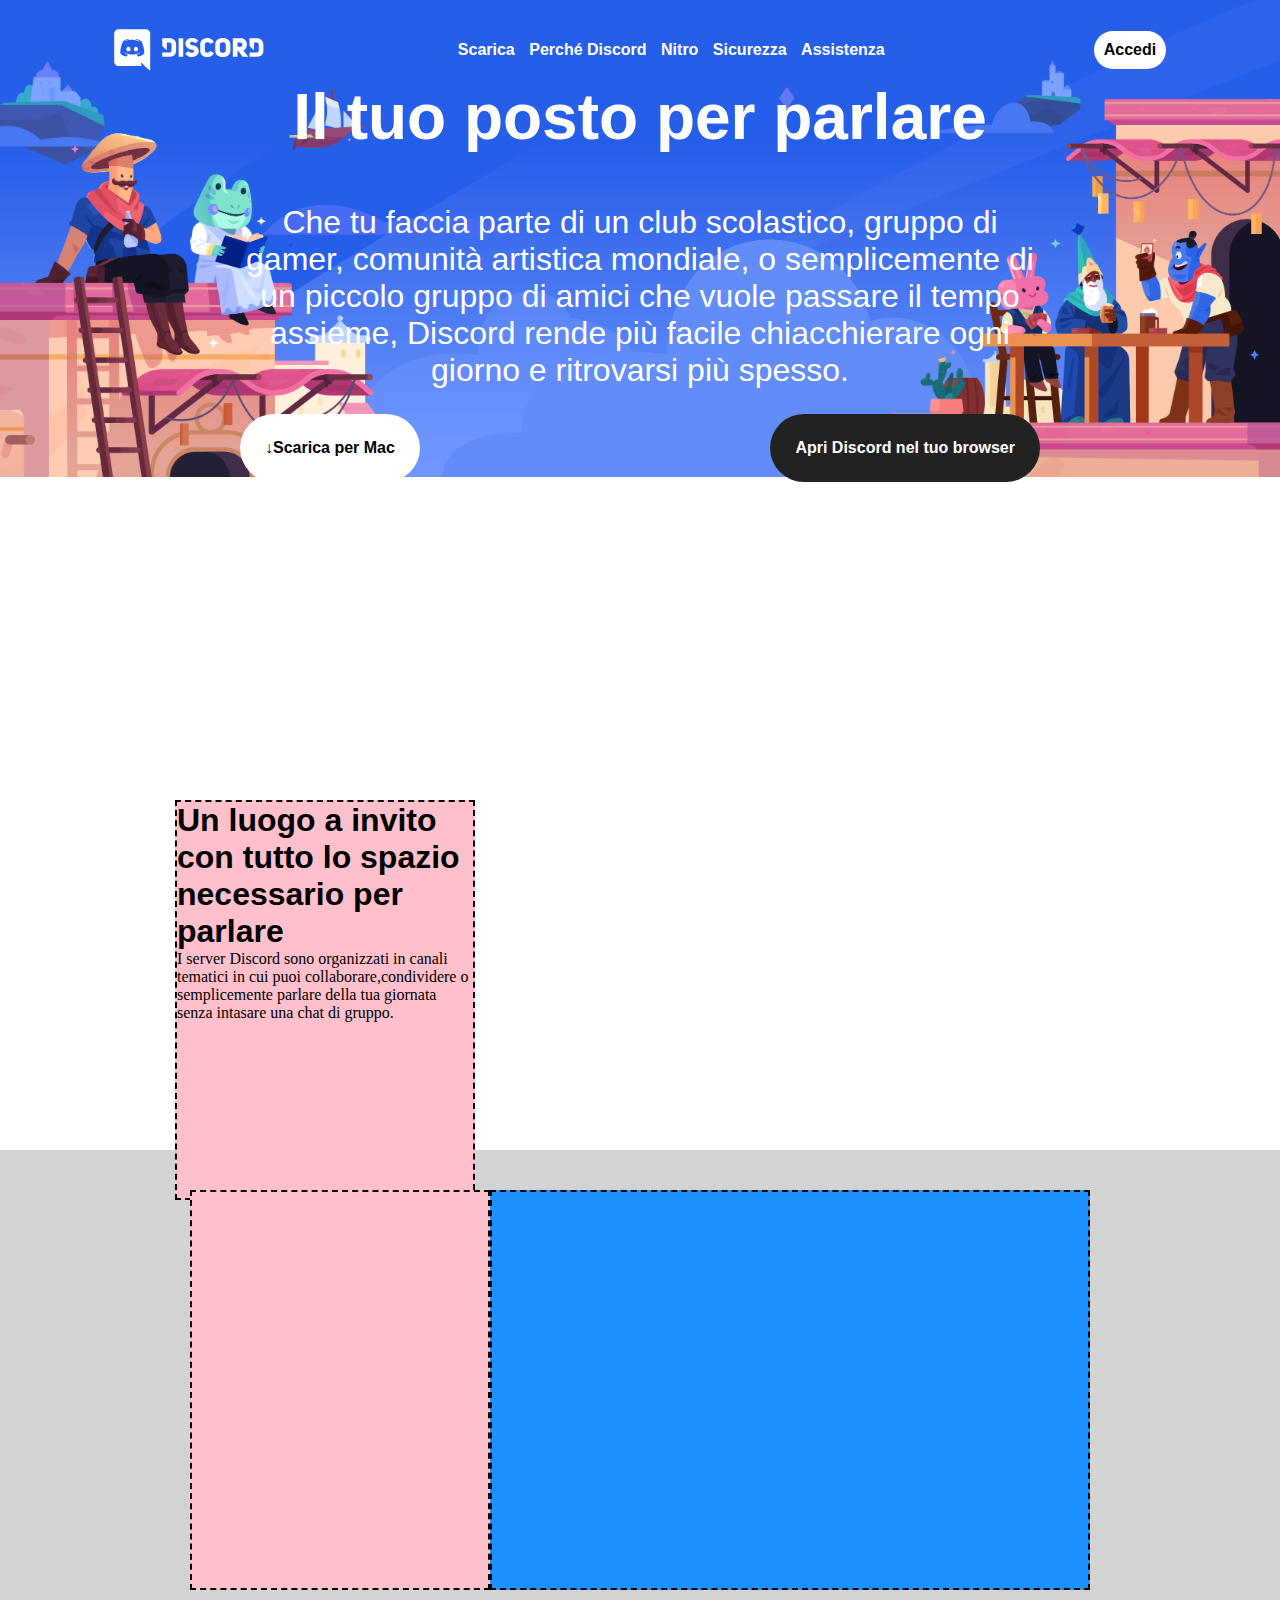
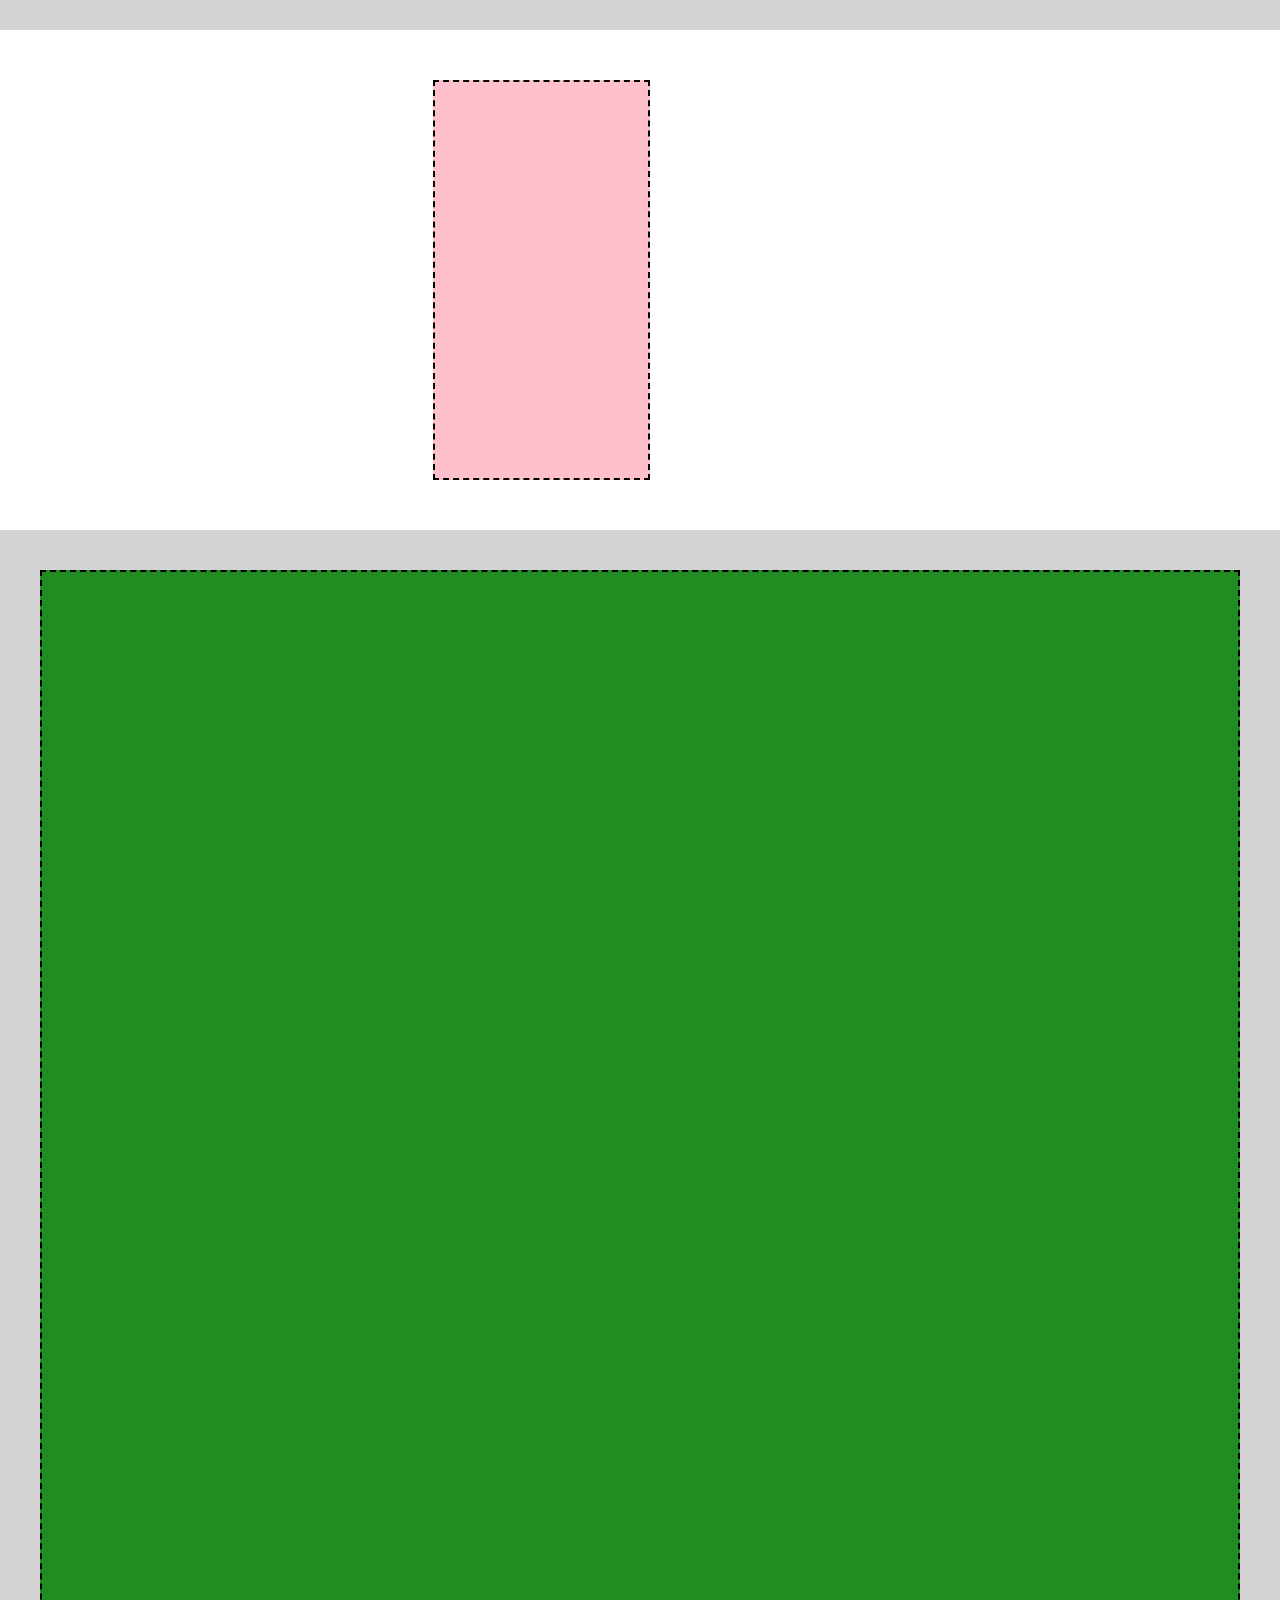
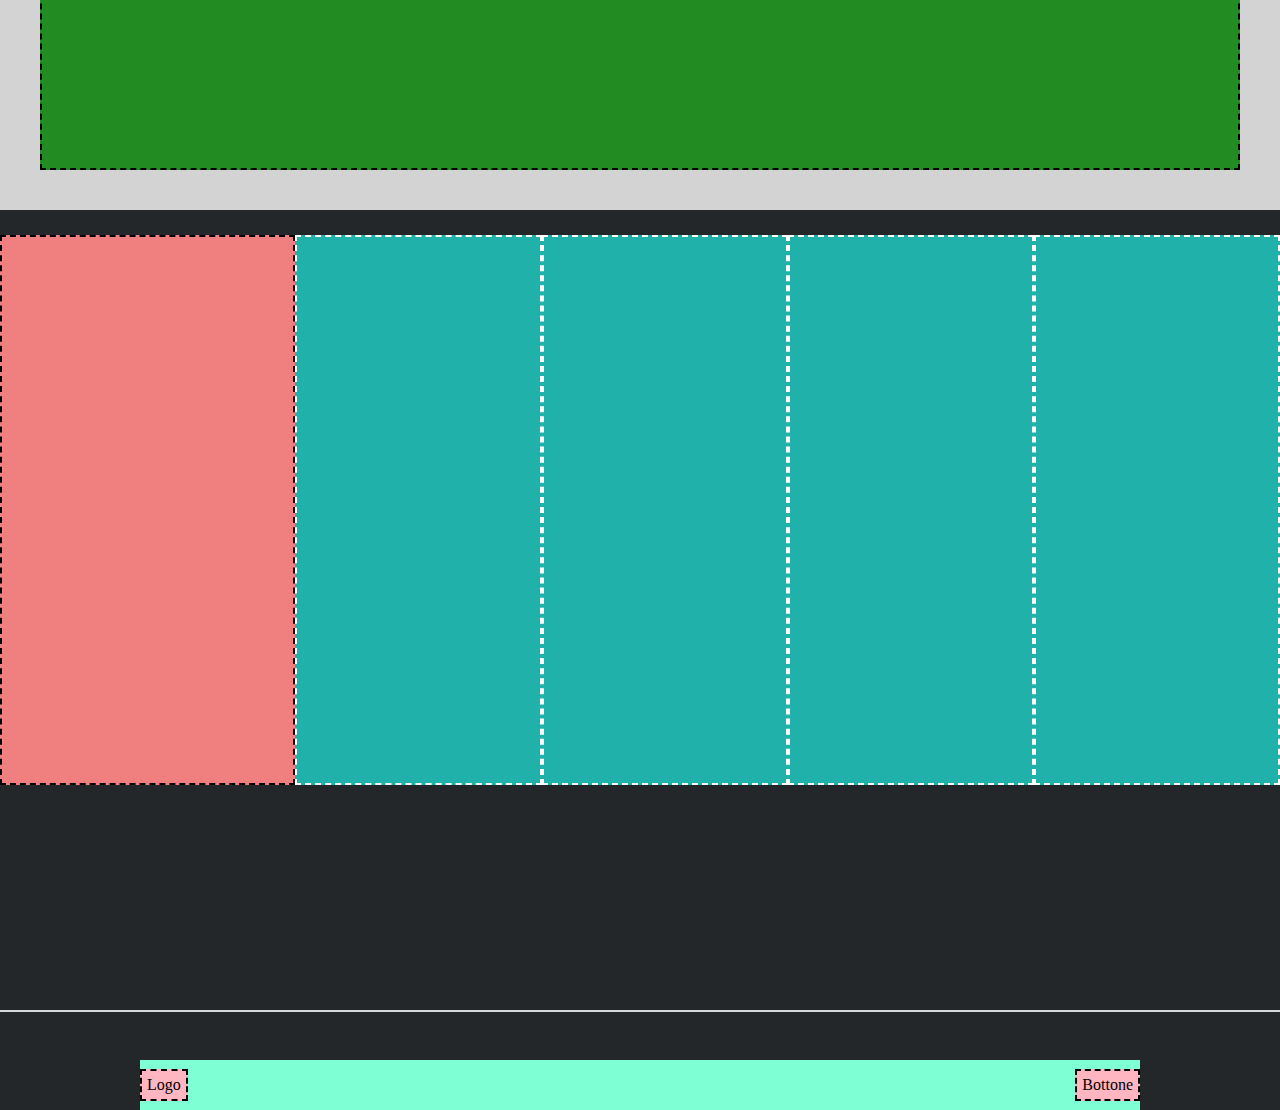
<file: index.html>
<!DOCTYPE html>
<html lang="en">

<head>
    <meta charset="UTF-8">
    <meta name="viewport" content="width=device-width, initial-scale=1.0">
    <title>Struttura-Discord</title>

    <link rel="stylesheet" href="./css/style.css">
</head>

<body class="img-header">

    <!-- header -->
    <header class="header">
        <!-- logo -->
        <img src="./img/logo.svg" alt="" class="header-top">
        <!-- link mid -->
        <div class="header-mid">
            <nav class="link">
                <ul>
                    <li>Scarica</li>
                    <li>Perché Discord</li>
                    <li>Nitro</li>
                    <li>Sicurezza</li>
                    <li>Assistenza</li>
                </ul>
            </nav>
        </div>
        <!-- login -->
        <div class="header-bot">Accedi</div>
    </header>
    <main class="main-content">
        <div class="pink-box">
            <h1>Il tuo posto per parlare</h1>
            <p class="para-box">Che tu faccia parte di un club scolastico, gruppo di gamer, comunità artistica
                mondiale, o semplicemente di un piccolo gruppo di amici che vuole passare il tempo assieme, Discord
                rende più facile chiacchierare ogni giorno e ritrovarsi più spesso.</p>
            <div class="div-space">
                <p class="mac">&#8595;Scarica per Mac</p><span class="browser">Apri Discord nel tuo browser</span>
            </div>
        </div>
        <!-- main -->
    </main>
    <div class="blue-box">
        <div class="half-mid-box">
            <div class="half-box">
                <h2>Un luogo a invito con tutto lo spazio necessario per parlare</h2>
                <p>I server Discord sono organizzati in canali tematici in cui puoi collaborare,condividere o
                    semplicemente
                    parlare della tua giornata senza intasare una chat di gruppo.</p>

            </div>
        </div>
    </div>


    <div class="mid-box">
        <div class="pink-mid-box"></div>
        <div class="blue-mid-box"></div>
    </div>
    <div class="half-mid-box">
        <div class="blue-box"></div>
        <div class="half-box"></div>
    </div>
    <div class="bottom-box">
        <div class="green-box"></div>

    </div>
    <footer>
        <div class="footer-box-pink"></div>
        <div class="cian-box"></div>
        <div class="cian-box"></div>
        <div class="cian-box"></div>
        <div class="cian-box"></div>

    </footer>
    <div class="footer-div">
        <span class="footer-container">
            <div class="text-footer">Logo </div>
            <div class="text-button">Bottone</div>
        </span>
    </div>



</body>

</html>
</file>
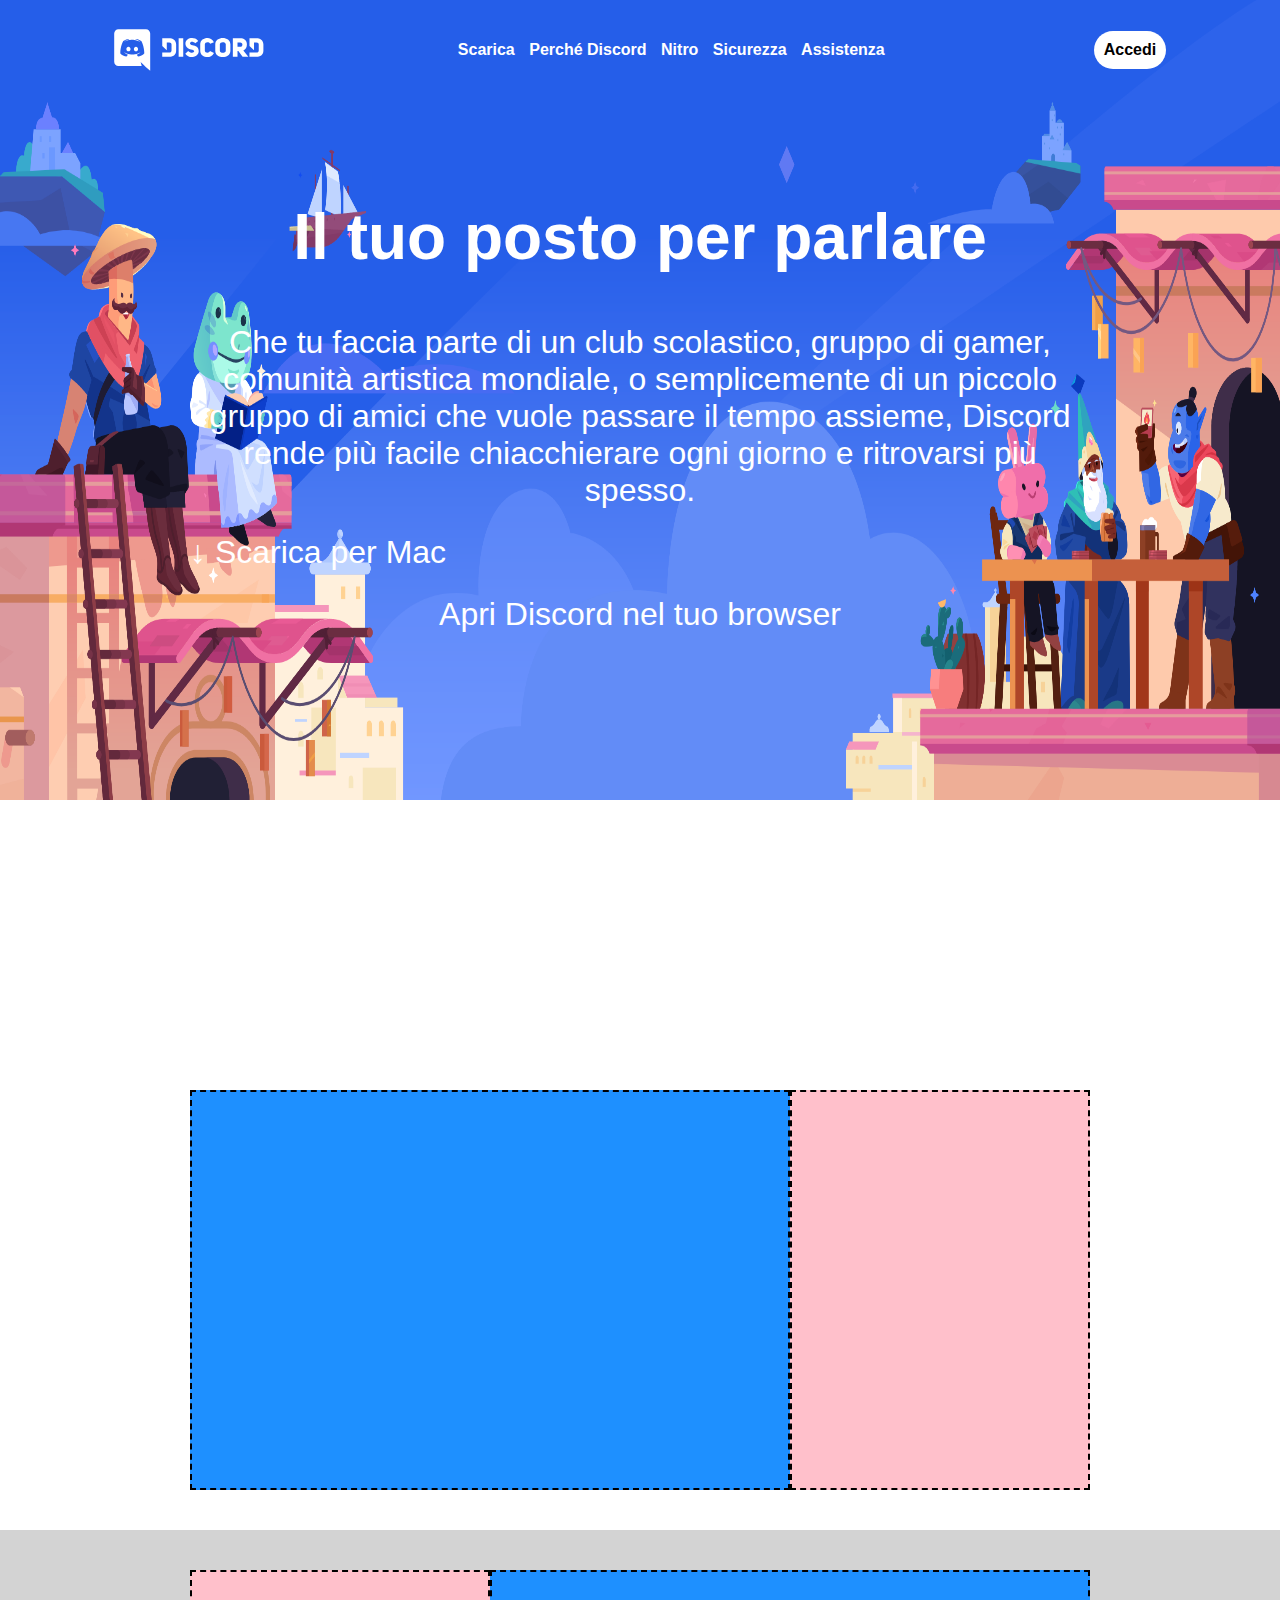
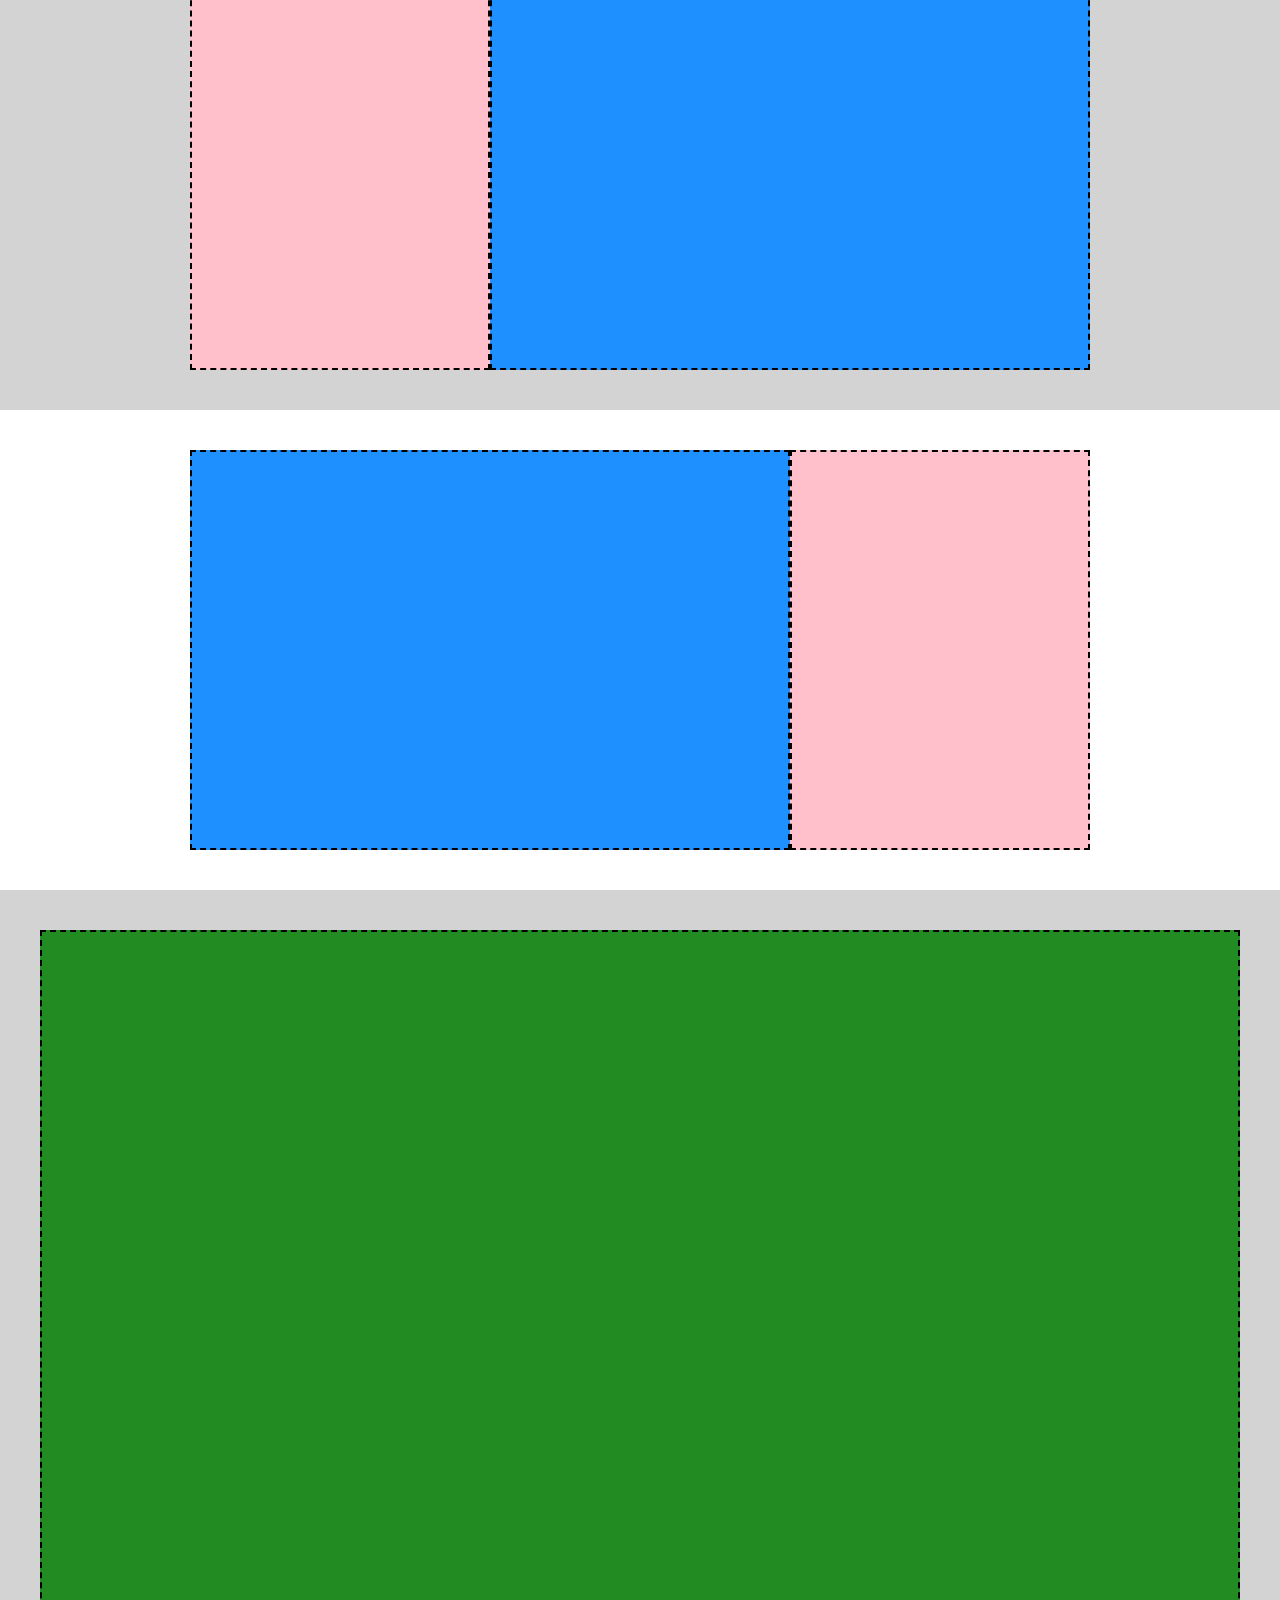
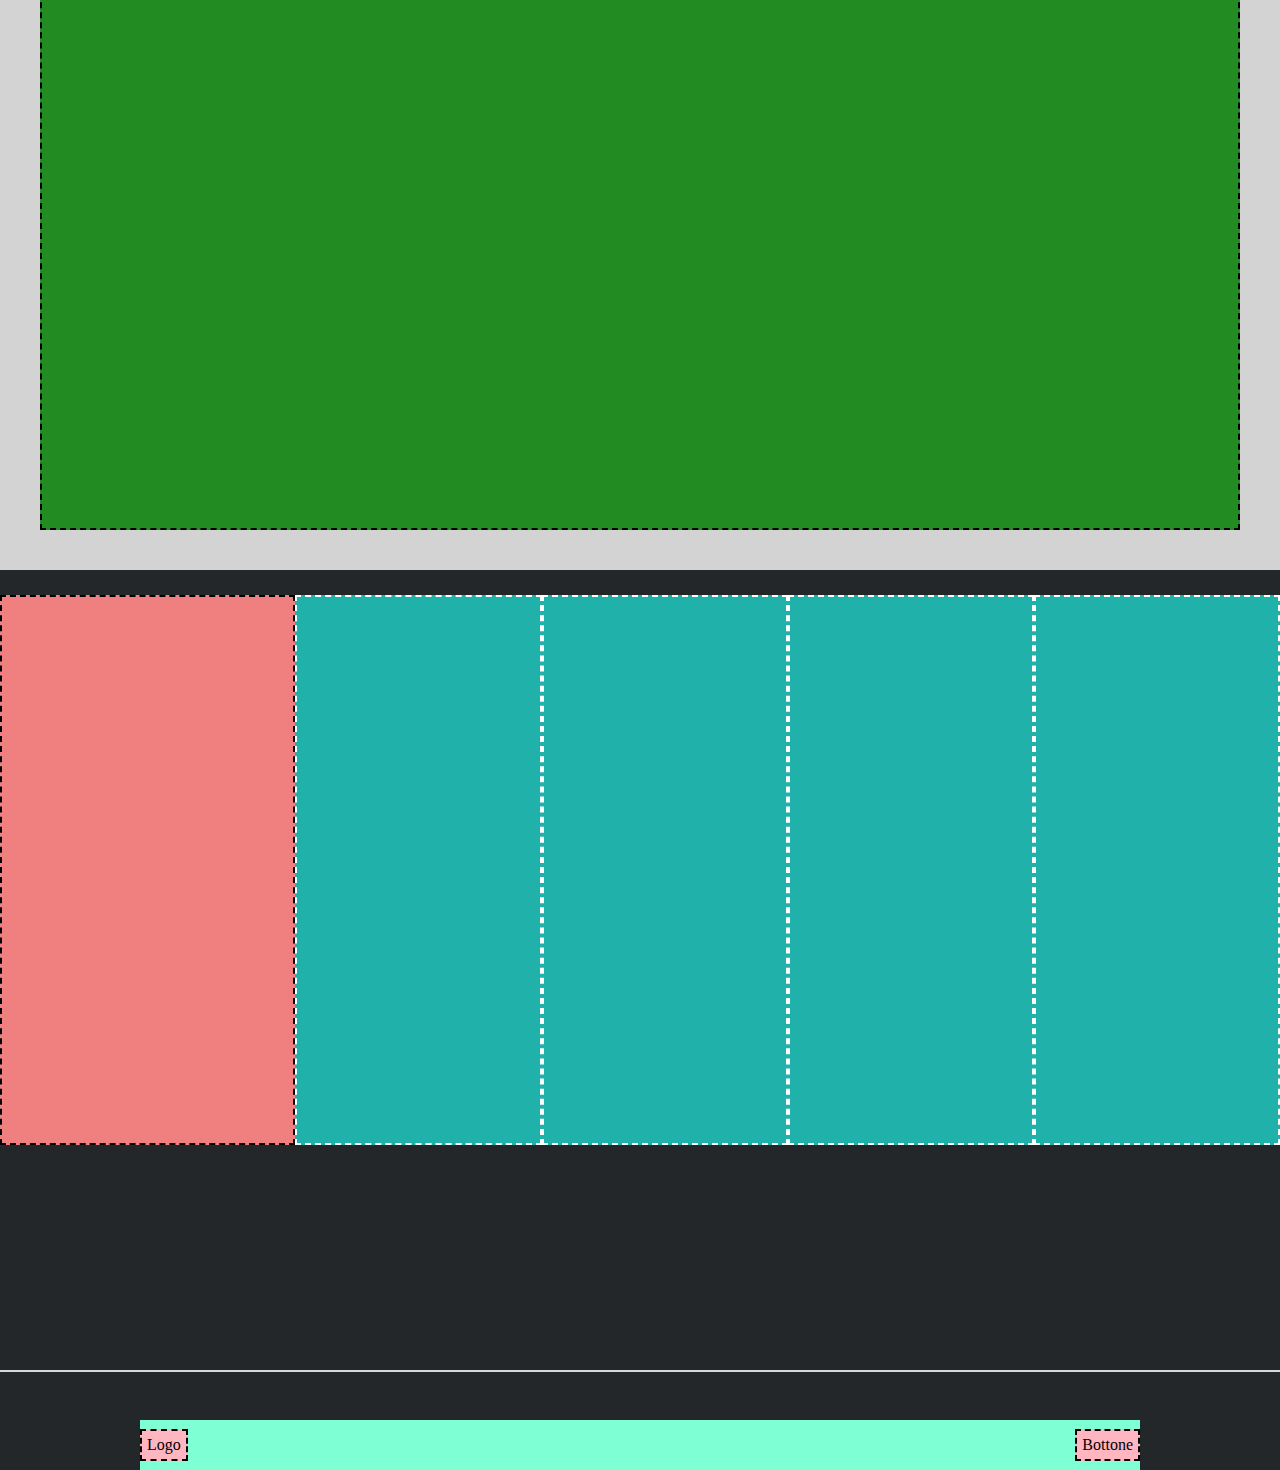
<file: htmlcss-struttura-discord-main/index.html>
<!DOCTYPE html>
<html lang="en">

<head>
    <meta charset="UTF-8">
    <meta name="viewport" content="width=device-width, initial-scale=1.0">
    <title>Struttura-Discord</title>

    <link rel="stylesheet" href="./css/style.css">
</head>

<body class="img-header">
    <!-- header -->
    <header class="header">
        <!-- logo -->
        <img src="./img/logo.svg" alt="" class="header-top">
        <!-- link mid -->
        <div class="header-mid">
            <nav class="link">
                <ul>
                    <li>Scarica</li>
                    <li>Perché Discord</li>
                    <li>Nitro</li>
                    <li>Sicurezza</li>
                    <li>Assistenza</li>
                </ul>
            </nav>
        </div>
        <!-- login -->
        <div class="header-bot">Accedi</div>
    </header>
    <main class="main-content">
        <div class="pink-box">
            <h1>Il tuo posto per parlare</h1>
            <p class="para-box">Che tu faccia parte di un club scolastico, gruppo di gamer, comunità artistica
                mondiale, o semplicemente di un piccolo gruppo di amici che vuole passare il tempo assieme, Discord
                rende più facile chiacchierare ogni giorno e ritrovarsi più spesso.</p>
                <p class="mac">&DownArrow; Scarica per Mac</p>
                <p class="browser">Apri Discord nel tuo browser </p>
            
        </div>
    </main>

    <div class="half-mid-box">
        <div class="blue-box"></div>
        <div class="half-box"></div>
    </div>
    <div class="mid-box">
        <div class="pink-mid-box"></div>
        <div class="blue-mid-box"></div>
    </div>
    <div class="half-mid-box">
        <div class="blue-box"></div>
        <div class="half-box"></div>
    </div>
    <div class="bottom-box">
        <div class="green-box"></div>

    </div>
    <footer>
        <div class="footer-box-pink"></div>
        <div class="cian-box"></div>
        <div class="cian-box"></div>
        <div class="cian-box"></div>
        <div class="cian-box"></div>

    </footer>
    <div class="footer-div">
        <span>
            <div class="text-footer">Logo </div>
            <div class="text-button">Bottone</div>
        </span>
    </div>



</body>

</html>
</file>
<file: css/style.css>
/* generics */
*{
    margin: 0;
    padding: 0;
    box-sizing: border-box;
}


body{
    background-color: white;
    
    
    
}
.img-header{
    background-image: url("/img/jumbo.png");
   
    background-repeat: no-repeat;
    background-size: 100%;
    
    
}

/* header */

header{
    display: flex;
    justify-content: center;
    align-items: center;
    height: 50px;
    border: none solid currentColor;
    
}

.header-top{
    width: 150px;
    margin-top: 50px;

    
}

.link{
    font-family: Arial, Helvetica, sans-serif;
    font-weight: bolder;
    padding-left: 15px;
    margin-top: 50px;
    color: white;
    width: 500px;
    text-align: center;
    margin-left: 150px;
    margin-right: 180px;
    
}

ul,li{
    list-style: none;
    display: inline;
    margin-inline: 5px;
}


.header-bot{
    font-family: Arial, Helvetica, sans-serif;
    font-weight: bold;
    display: flex;
    justify-content: right;
    text-align: center;
    border: 2px none black;
    background-color: white;
    border-radius: 40px;
    padding: 10px;
    margin-top: 50px;
    
    
}
.div-space{
    display: flex;
    

}
.mac{
    color: black;
    border: 2px none white;
    background-color: white;
    text-align: center;
    font-weight: bold;
    font-size: medium;
    border-radius: 50px;
    margin-top: 25px;
    padding: 25px;
    margin-right: auto;
}
.browser{
    color: white;
    border: 2px none rgb(34, 34, 34);
    background-color: rgb(34, 34, 34);
    text-align: center;
    font-weight: bold;
    font-size: medium;
    border-radius: 50px;
    margin-top: 25px;
    padding: 25px;
    margin-left: auto;
    
}

/* main */
main{
    display: flex;
    justify-content:center ;
    align-items:center ;
    
    
}
.main-content{
    display: flex;
    justify-content: center;
    align-items: center;
    
}
h1{
    margin-top: 30px;
}
/* box */
.half-mid-box{
   
    display: flex;
    justify-content: center;
    align-items: center;
    background-color: white;
    height: 500px;
    width: 650px;
    
}
.half-box{
    margin-left: auto;
    margin-right: auto;    
    background-color: #FFC0CB;
    border: 2px dashed black;
    height: 400px;
    width: 300px;

}
.mid-box{
    display: flex;
    justify-content: center;
    align-items: center;
    background-color: #D3D3D3;
    padding: 40px;
    
}
.bottom-box{
    display: flex;
    justify-content: center;
    align-items: center;
    background-color: #D3D3D3;
    padding: 40px;
}
.pink-box{
    font-family: Arial, Helvetica, sans-serif;
    text-align: center;
    font-size: xx-large;
    color: white;
    height: 400px;
    width: 800px;
    margin-bottom: 300px;
}
.para-box{
    font-family: Arial, Helvetica, sans-serif;
    text-align: center;
    color: white;
    margin-top: 50px;
}
.blue-box{
   
    height: 400px;
    width: 600px;
}
h2{
    font-family: Arial, Helvetica, sans-serif;
    font-size: xx-large;
}
.pink-mid-box{
    background-color: #FFC0CB;
    border: 2px dashed black;
    height: 400px;
    width: 300px;

}
.blue-mid-box{
    background-color: #1E90FF;
    border: 2px dashed black;
    height: 400px;
    width: 600px;
}
.green-box{
    background-color: #228B22;
    border: 2px dashed black;
    height: 1200px;
    aspect-ratio: 1;
}
/* footer */
footer{
    display: flex;
    justify-content: center;
    align-items: center;
    background-color: #23272A;
    height: 800px;
}
.footer-box-pink{
    background-color: #F08080;
    border: 2px dashed black;
    height: 550px;
    width: 300px;
    margin-bottom: 200px;
}
.cian-box{
    background-color: #20B2AA;
    border: 2px dashed white;
    height: 550px;
    width: 250px;
    margin-bottom: 200px;
}
.footer-div{ 
    display: flex;
    justify-content: center;
    align-items: center;
    border: 2px solid #D7D7D8;
    background-color: #23272A;
    height: 100px;
    
    border-left: none;
    border-right: none;
    border-bottom: none;
    
}
.footer-container{
    display: flex;
    justify-content: space-between;
    align-items: center;
    border: 2px dashed none;
    background-color: #7FFFD4;
    height: 50px;
    width: 1000px;
    margin-top: 48px;
}
.text-footer{
    
    padding: 5px;
    border: 2px dashed black;
    background-color: #FFB6C1;
}
.text-button{
    padding: 5px;
    border: 2px dashed black;
    background-color: #FFB6C1;

}
</file>
<file: htmlcss-struttura-discord-main/css/style.css>
/* generics */
*{
    margin: 0;
    padding: 0;
    box-sizing: border-box;
}


body{
    background-color: white;
    
    
}
.img-header{
    background-image: url("/htmlcss-struttura-discord-main/img/jumbo.png");
    background-repeat: no-repeat;
    background-size: 100% 800px;


}

/* header */

header{
    display: flex;
    justify-content: center;
    align-items: center;
    height: 50px;
    border: none solid currentColor;
    
}

.header-top{
    width: 150px;
    margin-top: 50px;

    
}

.link{
    font-family: Arial, Helvetica, sans-serif;
    font-weight: bolder;
    padding-left: 15px;
    margin-top: 50px;
    color: white;
    width: 500px;
    text-align: center;
    margin-left: 150px;
    margin-right: 180px;
    
}

ul,li{
    list-style: none;
    display: inline;
    margin-inline: 5px;
}


.header-bot{
    font-family: Arial, Helvetica, sans-serif;
    font-weight: bold;
    display: flex;
    justify-content: right;
    text-align: center;
    border: 2px none black;
    background-color: white;
    border-radius: 40px;
    padding: 10px;
    margin-top: 50px;
    
    
}
.mac{
    display: flex;
    align-content: space-between;
    margin-top: 25px;


}

.browser{
    margin-top: 25px;

}
/* main */
main{
    background-position: 0 auto;
    height: 1000px;
    width: 100%;
}
.main-content{
    display: flex;
    justify-content: center;
    align-items: center;
    
    
    
}

/* box */
.half-mid-box{
    display: flex;
    justify-content: center;
    align-items: center;
    background-color: white;
    padding: 40px;


}
.mid-box{
    display: flex;
    justify-content: center;
    align-items: center;
    background-color: #D3D3D3;
    padding: 40px;

}
.bottom-box{
    display: flex;
    justify-content: center;
    align-items: center;
    background-color: #D3D3D3;
    padding: 40px;
}
.pink-box{
    font-family: Arial, Helvetica, sans-serif;
    text-align: center;
    font-size: xx-large;
    color: white;
    height: 400px;
    width: 900px;
    margin-bottom: 300px;
}
.para-box{
    font-family: Arial, Helvetica, sans-serif;
    text-align: center;
    color: white;
    margin-top: 50px;
}
.blue-box{
    background-color: #1E90FF;
    border: 2px dashed black;
    height: 400px;
    width: 600px;
}
.half-box{
    background-color: #FFC0CB;
    border: 2px dashed black;
    height: 400px;
    width: 300px;

}
.pink-mid-box{
    background-color: #FFC0CB;
    border: 2px dashed black;
    height: 400px;
    width: 300px;

}
.blue-mid-box{
    background-color: #1E90FF;
    border: 2px dashed black;
    height: 400px;
    width: 600px;
}
.green-box{
    background-color: #228B22;
    border: 2px dashed black;
    height: 1200px;
    aspect-ratio: 1;
}
/* footer */
footer{
    display: flex;
    justify-content: center;
    align-items: center;
    background-color: #23272A;
    height: 800px;
}
.footer-box-pink{
    background-color: #F08080;
    border: 2px dashed black;
    height: 550px;
    width: 300px;
    margin-bottom: 200px;
}
.cian-box{
    background-color: #20B2AA;
    border: 2px dashed white;
    height: 550px;
    width: 250px;
    margin-bottom: 200px;
}
.footer-div{ 
    display: flex;
    justify-content: center;
    align-items: center;
    border: 2px solid #D7D7D8;
    background-color: #23272A;
    height: 100px;
    
    border-left: none;
    border-right: none;
    border-bottom: none;
    
}
span{
    display: flex;
    justify-content: space-between;
    align-items: center;
    border: 2px dashed none;
    background-color: #7FFFD4;
    height: 50px;
    width: 1000px;
    margin-top: 48px;
}
.text-footer{
    
    padding: 5px;
    border: 2px dashed black;
    background-color: #FFB6C1;
}
.text-button{
    padding: 5px;
    border: 2px dashed black;
    background-color: #FFB6C1;

}
</file>
